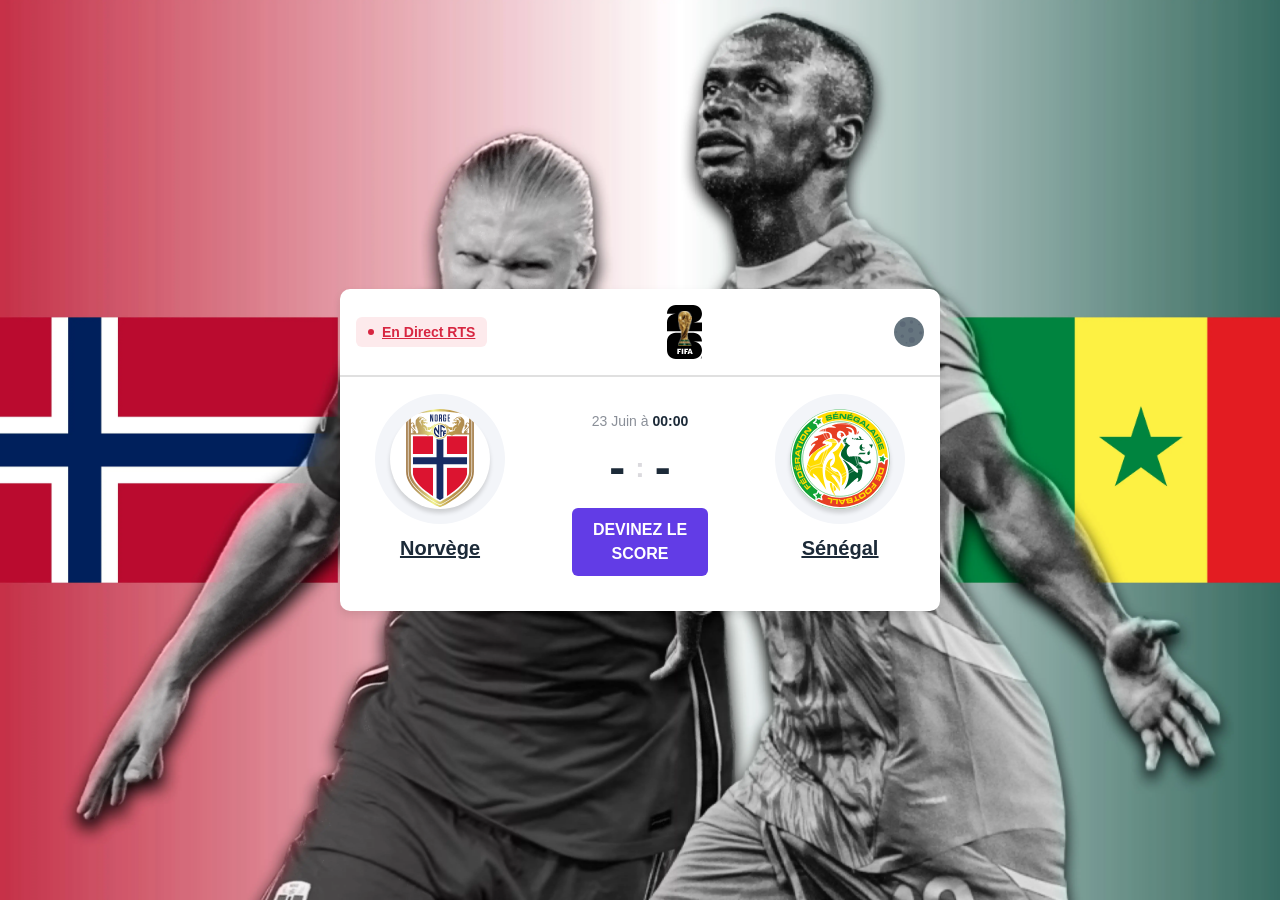
<file: index.html>
<!DOCTYPE html>
<html lang="en">
<head>
    <meta charset="UTF-8">
    <meta name="viewport" content="width=device-width, initial-scale=1.0">
    <title>Norvège - Sénégal</title>
    <link rel="stylesheet" href="style.css">
</head>
<body class="wallpaper">
    <div class="container">

        <div class="match">
            
            <div class="match-header">
                <div class="match-status"><a href="https://www.youtube.com/live/i_KWHYwWPmQ?si=qJl_u8PNW3IKY2gO" class="direct" target="_blank">En Direct RTS</a>
                </div>
                <div class="match-tournament">
                    <a href="https://www.fifa.com/fr/tournaments/mens/worldcup/canadamexicousa2026" target="_blank">
                        <img src="Medias/tournaments_fifa-world-cup-2026.football-logos.cc.svg" alt="">
                    </a>
                </div>
                <button id="theme">
                    <img src="Medias/new-moon.svg" alt="">
                </button>
            </div>

            <div class="match-content">

                <div class="column">
                    <div class="team">
                        <a href="https://www.fifa.com/fr/tournaments/mens/worldcup/canadamexicousa2026/teams/norway/squad" target="_blank">
                            <img class="team-logo" src="Medias/norway_norway-national-team.football-logos.cc.svg"/>
                            <h2 class="team-name">Norvège</h2>
                        </a>
                    </div>
                </div>

                <div class="column">
                    <div class="match-details">
                        <div class="match-date">23 Juin à <strong>00:00</strong></div>
                        <div class="match-score">
                            <span id="score1">-</span>
                            <span class="score-separation">:</span>
                            <span id="score2">-</span>
                        </div>
                        <button id="buts" class="buts">DEVINEZ LE SCORE</button>
                    </div>
                </div>

                <div class="column">
                    <div class="team">
                        <a href="https://www.fifa.com/fr/tournaments/mens/worldcup/canadamexicousa2026/teams/senegal/squad" target="_blank">
                            <img class="team-logo" src="Medias/senegal_senegal-national-team.football-logos.cc.svg"/>
                            <h2 class="team-name">Sénégal</h2>
                        </a>
                        
                    </div>
                </div>

            </div>

        </div>
    </div>
    <script src="script.js"></script>
</body>
</html>
</file>
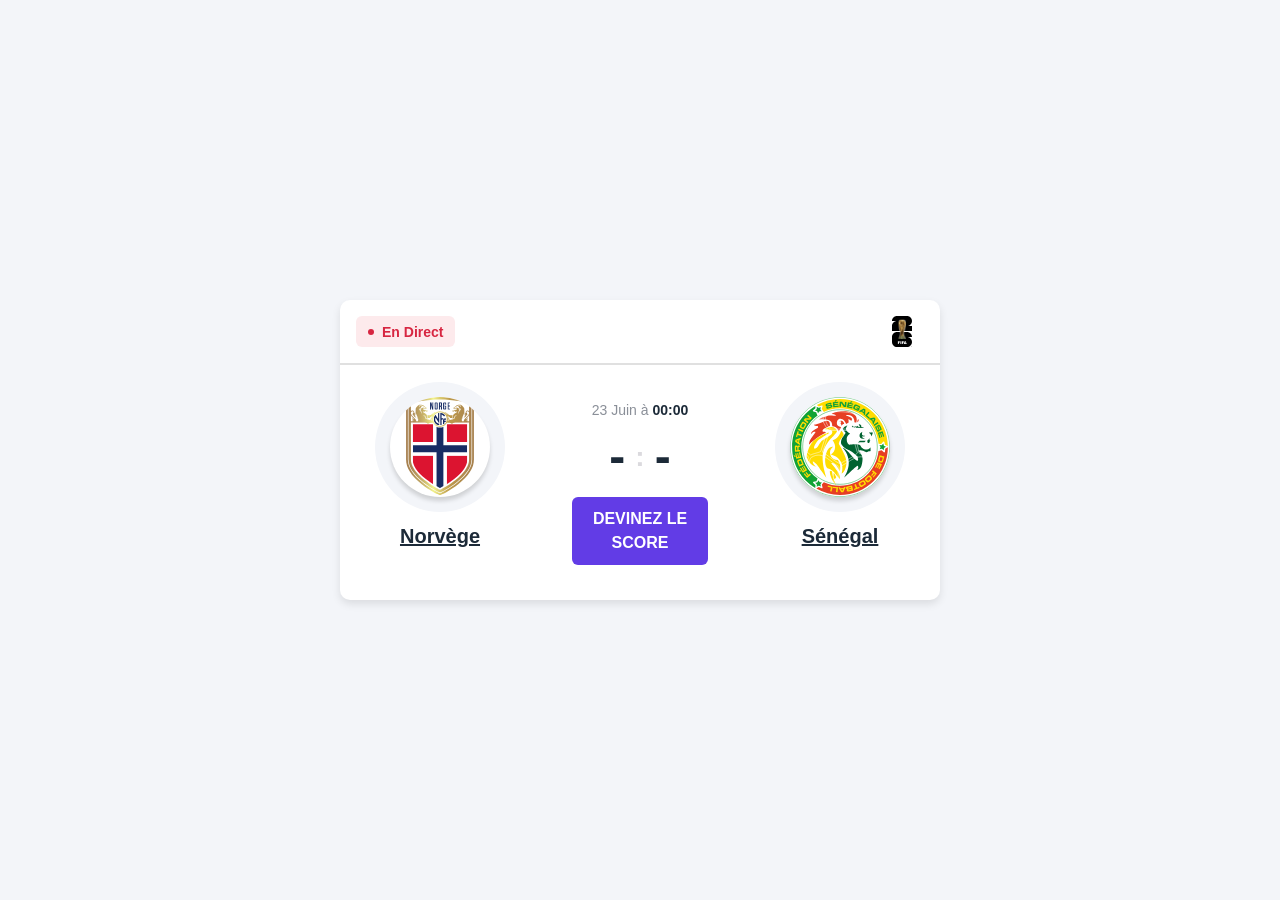
<file: match.html>
<!DOCTYPE html>
<html lang="fr">
<head>
    <meta charset="UTF-8">
    <meta name="viewport" content="width=device-width, initial-scale=1.0">
    <title>Norvège - Sénégal</title>
    <link rel="stylesheet" href="match.css">
</head>
<body>
    <div class="container">

        <div class="match">
            
            <div class="match-header">
                <div class="match-status">En Direct</div>
                <div class="match-tournament"><img src="tournaments_fifa-world-cup-2026.football-logos.cc.svg" alt=""></div>
            </div>

            <div class="match-content">

                <div class="column">
                    <div class="team">
                        <img class="team-logo" src="norway_norway-national-team.football-logos.cc.svg"/>
                        <h2 class="team-name">Norvège</h2>
                    </div>
                </div>

                <div class="column">
                    <div class="match-details">
                        <div class="match-date">23 Juin à <strong>00:00</strong></div>
                        <div class="match-score">
                            <span id="score1">-</span>
                            <span class="match-score-divider">:</span>
                            <span id="score2">-</span>
                        </div>
                        <button id="buts" class="buts">DEVINEZ LE SCORE</button>
                    </div>
                </div>

                <div class="column">
                    <div class="team">
                        <img class="team-logo" src="senegal_senegal-national-team.football-logos.cc.svg"/>
                        <h2 class="team-name">Sénégal</h2>
                    </div>
                </div>

            </div>

        </div>
    </div>
</body>
    <script src="match.js"></script>
</html>
</file>
<file: style.css>
* {
    box-sizing: border-box;
}

:root {
    --color-text-primary: #1c2a38;
    --color-text-secondary: #8A8F98;
    --color-text-alert: #d72641;
    --color-text-icon: #dbdade;
    --color-bg-primary: #fff;
    --color-bg-secondary: #f3f5f9;
    --color-bg-alert: #fdeaec;
    --color-theme-primary: #623ce6;
}
body.dark {
    --color-text-primary: #ffffff;
    --color-text-secondary: #aaaaaa;
    --color-text-alert: #ff6b6b;
    --color-text-icon: #555555;
    --color-bg-primary: #1e1e1e;
    --color-bg-secondary: #121212;
    --color-bg-alert: #3a1a1a;
    --color-theme-primary: #8b6cf7;
}

button, input, select, textarea {
    font: inherit;
}

img {
    display: block;
}
a{
    color: var(--color-text-primary);
}

strong {
    font-weight: 600;
}

body {
    font-family: "Inter", sans-serif;
    line-height: 1.5;
    color: var(--color-text-primary);
    background-color: var(--color-bg-secondary);
}
.wallpaper{
    background-image: url(Medias/light.webp);
    background-size: cover;
    background-position: center;
    background-repeat: no-repeat;
    background-attachment: fixed;
}
.dark-wallpaper{
    background-image: url(Medias/dark.webp);
    background-size: cover;
    background-position: center;
    background-repeat: no-repeat;
    background-attachment: fixed;
}

.container {
    position: absolute;
    top: 0; left: 0; right: 0; bottom: 0;
    display: flex;
    align-items: center;
    justify-content: center;
    width: 100%;
    height: 100%;
}
.direct{
    color: var(--color-text-alert) ;
}

.match {
    background-color: var(--color-bg-primary);
    display: flex;
    flex-direction: column;
    min-width: 600px;
    border-radius: 10px;
    box-shadow: 0 4px 8px rgba(0, 0, 0, 0.1);
}

.match-header {
    display: flex;
    align-items: center;
    justify-content: space-between;
    border-bottom: 2px solid #e0e0e0;
    padding: 16px;
}

.match-status {
    background-color: var(--color-bg-alert);
    color: var(--color-text-alert);
    padding: 8px 12px;
    border-radius: 6px;
    font-weight: 600;
    font-size: 14px;
    display: flex;
    align-items: center;
    line-height: 1;
}
#theme {
    border: none;
    background: transparent;
    cursor: pointer;
    padding: 0;
}

#theme img {
    width: 30px;

}

.match-status::before {
    content: "";
    display: block;
    width: 6px;
    height: 6px;
    background-color: currentColor;
    border-radius: 50%;
    margin-right: 8px;
}

.match-tournament {
    display: flex;
    align-items: center;
    font-weight: 600;
}

.match-tournament img {
    width: 35px;
    margin-right: 12px;
}



.match-content {
    display: flex;
    position: relative;
}

.column {
    padding: 32px;
    display: flex;
    justify-content: center;
    align-items: center;
    width: calc(100% / 3);
}

.team {
    display: flex;
    flex-direction: column;
    align-items: center;
}

.team-logo {
    width: 100px;
    height: 100px;
    display: flex;
    align-items: center;
    justify-content: center;
    border-radius: 50%;
    background-color: var(--color-bg-primary);
    box-shadow: 0 4px 4px rgba(0, 0, 0, 0.15), 0 0 0 15px var(--color-bg-secondary);
}

.team-logo img {
    width: 50px;
}

.team-name {
    text-align: center;
    margin-top: 24px;
    font-size: 20px;
    font-weight: 600;
    text-decoration: underline;
}

.match-details {
    display: flex;
    flex-direction: column;
    align-items: center;
}

.match-date {
    font-size: 14px;
    color: var(--color-text-secondary);
}

.match-date strong {
    color: var(--color-text-primary);
}

.match-score {
    margin-top: 12px;
    display: flex;
    align-items: center;
    font-size: 48px;
    font-weight: 600;
    line-height: 1;
}

.score-separation {
    font-size: 28px;
    font-weight: 700;
    line-height: 1;
    color: var(--color-text-icon);
    margin-left: 10px;
    margin-right: 10px;
}

button.buts {
    margin-top: 16px;
    padding: 10px 20px;
    background-color: var(--color-theme-primary);
    color: white;
    border: none;
    border-radius: 6px;
    font-weight: 600;
}
.buts{
    cursor: help;
}
@media screen and (max-width: 600px ) {
    .match {
        min-width: unset;
        width: 95%;
    }
    .match-content{
        flex-direction: column;
        align-items: center;
    }
    .column{
        width: 100%;
        padding: 16px;
    }
    .team-logo{
        width: 70px;
        height: 70px;
    }
    .team-logo img{
        width: 35px;
    }
    .team-name{
        font-size: 16px;
        margin-top: 12px;
    }
    .match-score{
        font-size: 32px;
    }
    .score-separation{
        font-size: 20px;
    }
    .match-header{
        flex-wrap: wrap;
        gap: 8px;
    }
    #buts{
        padding: 8px 14px;
        font-size: 14px;
    }
}
</file>
<file: match.css>
* {
    box-sizing: border-box;
}

:root {
    --color-text-primary: #1c2a38;
    --color-text-secondary: #8A8F98;
    --color-text-alert: #d72641;
    --color-text-icon: #dbdade;
    --color-bg-primary: #fff;
    --color-bg-secondary: #f3f5f9;
    --color-bg-alert: #fdeaec;
    --color-theme-primary: #623ce6;
}

button, input, select, textarea {
    font: inherit;
}

img {
    display: block;
}

strong {
    font-weight: 600;
}

body {
    font-family: "Inter", sans-serif;
    line-height: 1.5;
    color: var(--color-text-primary);
    background-color: var(--color-bg-secondary);
}

.container {
    position: absolute;
    top: 0; left: 0; right: 0; bottom: 0;
    display: flex;
    align-items: center;
    justify-content: center;
    width: 100%;
    height: 100%;
}

.match {
    background-color: var(--color-bg-primary);
    display: flex;
    flex-direction: column;
    min-width: 600px;
    border-radius: 10px;
    box-shadow: 0 4px 8px rgba(0, 0, 0, 0.1);
}

.match-header {
    display: flex;
    border-bottom: 2px solid #e0e0e0;
    padding: 16px;
}

.match-status {
    background-color: var(--color-bg-alert);
    color: var(--color-text-alert);
    padding: 8px 12px;
    border-radius: 6px;
    font-weight: 600;
    font-size: 14px;
    display: flex;
    align-items: center;
    line-height: 1;
    margin-right: auto;
}

.match-status::before {
    content: "";
    display: block;
    width: 6px;
    height: 6px;
    background-color: currentColor;
    border-radius: 50%;
    margin-right: 8px;
}

.match-tournament {
    display: flex;
    align-items: center;
    font-weight: 600;
}

.match-tournament img {
    width: 20px;
    margin-right: 12px;
}



.match-content {
    display: flex;
    position: relative;
}

.column {
    padding: 32px;
    display: flex;
    justify-content: center;
    align-items: center;
    width: calc(100% / 3);
}

.team {
    display: flex;
    flex-direction: column;
    align-items: center;
}

.team-logo {
    width: 100px;
    height: 100px;
    display: flex;
    align-items: center;
    justify-content: center;
    border-radius: 50%;
    background-color: var(--color-bg-primary);
    box-shadow: 0 4px 4px rgba(0, 0, 0, 0.15), 0 0 0 15px var(--color-bg-secondary);
}

.team-logo img {
    width: 50px;
}

.team-name {
    text-align: center;
    margin-top: 24px;
    font-size: 20px;
    font-weight: 600;
    text-decoration: underline;
}

.match-details {
    display: flex;
    flex-direction: column;
    align-items: center;
}

.match-date {
    font-size: 14px;
    color: var(--color-text-secondary);
}

.match-date strong {
    color: var(--color-text-primary);
}

.match-score {
    margin-top: 12px;
    display: flex;
    align-items: center;
    font-size: 48px;
    font-weight: 600;
    line-height: 1;
}

.match-score-divider {
    font-size: 28px;
    font-weight: 700;
    line-height: 1;
    color: var(--color-text-icon);
    margin-left: 10px;
    margin-right: 10px;
}

button.buts {
    margin-top: 16px;
    padding: 10px 20px;
    background-color: var(--color-theme-primary);
    color: white;
    border: none;
    border-radius: 6px;
    font-weight: 600;
}
.buts{
    cursor: help;
}
</file>
